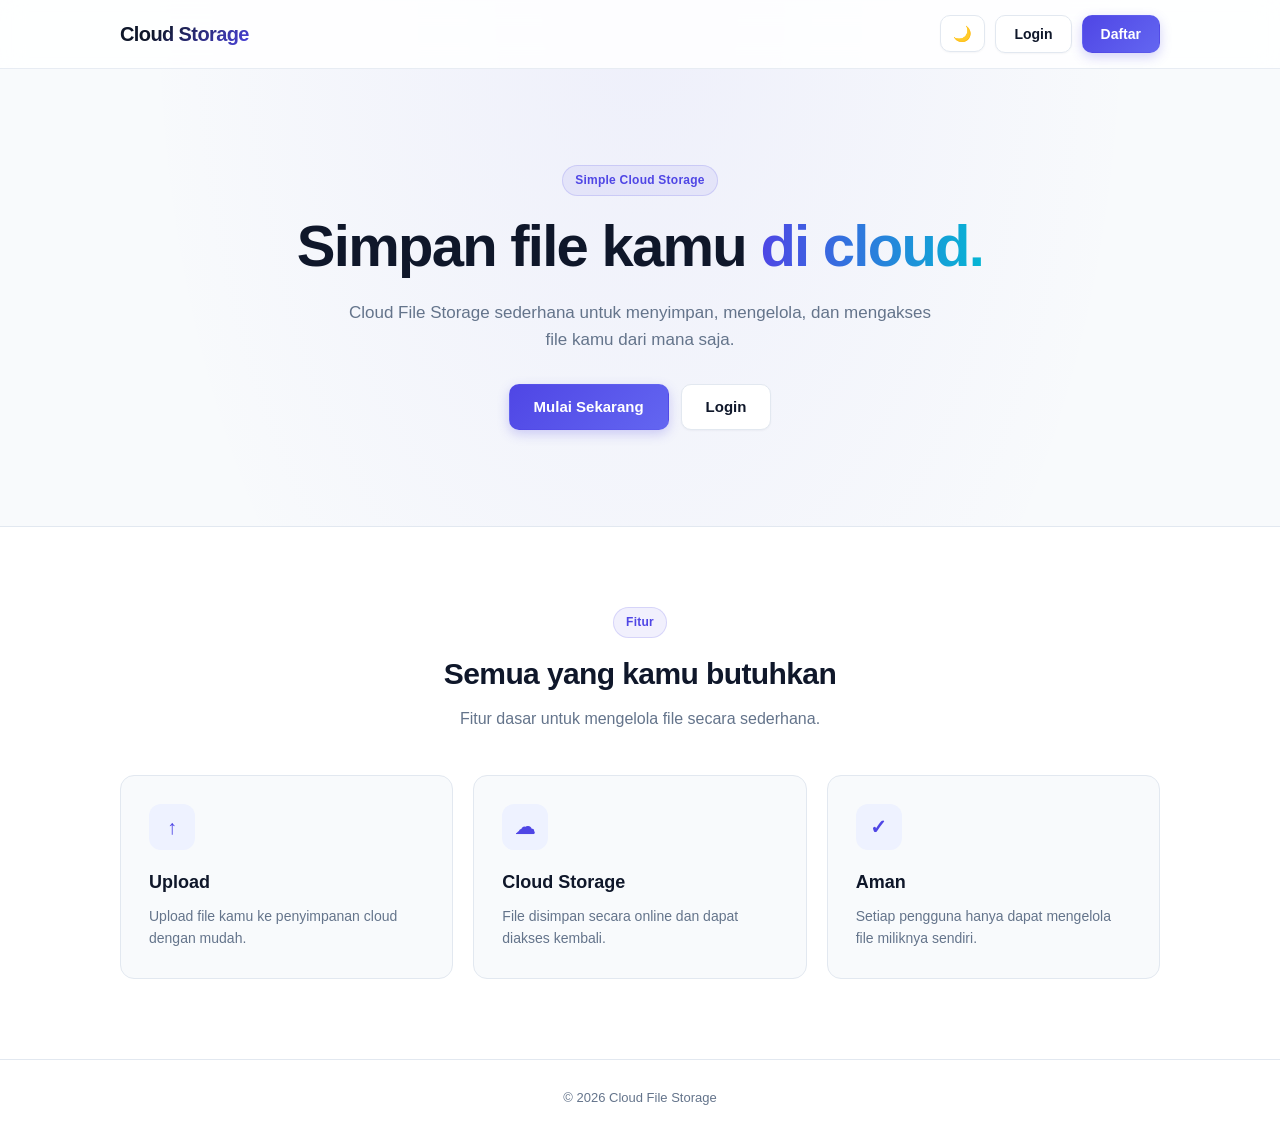
<file: index.html>
<!DOCTYPE html>
<html lang="id">
<head>
    <meta charset="UTF-8">
    <meta name="viewport" content="width=device-width, initial-scale=1.0">
    <meta name="google-site-verification" content="Z0i1XWmFOax-xjAQIHUumArBtjG56PJtRF6fUWb_oAQ" />
    <title>Cloud File Storage - Asynchronous Laboratory | stevenkaleraa</title>
    <script>
        (function () {
            const savedTheme = localStorage.getItem("theme");
            const prefersDark = window.matchMedia && window.matchMedia("(prefers-color-scheme: dark)").matches;
            document.documentElement.setAttribute("data-theme", savedTheme || (prefersDark ? "dark" : "light"));
        })();
    </script>
    <link rel="stylesheet" href="css/style.css">
</head>
<body>
    <header class="navbar">
        <div class="container navbar-content">
            <a href="index.html" class="brand">Cloud Storage</a>
            <nav>
                <button type="button" id="themeToggle" class="btn btn-outline theme-toggle" aria-label="Ubah ke mode gelap" title="Mode Gelap">🌙</button>
                <a href="login.html" class="btn btn-outline">Login</a>
                <a href="register.html" class="btn btn-primary">Daftar</a>
            </nav>
        </div>
    </header>
    <main>
        <section class="hero">
            <div class="container hero-content">
                <span class="badge">Simple Cloud Storage</span>
                <h1>Simpan file kamu <span>di cloud.</span></h1>
                <p>Cloud File Storage sederhana untuk menyimpan, mengelola, dan mengakses file kamu dari mana saja.</p>
                <div class="hero-actions">
                    <a href="register.html" class="btn btn-primary btn-large">Mulai Sekarang</a>
                    <a href="login.html" class="btn btn-outline btn-large">Login</a>
                </div>
            </div>
        </section>
        <section class="features">
            <div class="container">
                <div class="section-heading">
                    <span class="badge">Fitur</span>
                    <h2>Semua yang kamu butuhkan</h2>
                    <p>Fitur dasar untuk mengelola file secara sederhana.</p>
                </div>
                <div class="feature-grid">
                    <article class="feature-card">
                        <div class="feature-icon">↑</div>
                        <h3>Upload</h3>
                        <p>Upload file kamu ke penyimpanan cloud dengan mudah.</p>
                    </article>
                    <article class="feature-card">
                        <div class="feature-icon">☁</div>
                        <h3>Cloud Storage</h3>
                        <p>File disimpan secara online dan dapat diakses kembali.</p>
                    </article>
                    <article class="feature-card">
                        <div class="feature-icon">✓</div>
                        <h3>Aman</h3>
                        <p>Setiap pengguna hanya dapat mengelola file miliknya sendiri.</p>
                    </article>
                </div>
            </div>
        </section>
    </main>
    <footer class="footer">
        <div class="container">
            <p>© 2026 Cloud File Storage</p>
        </div>
    </footer>
    <script src="js/app.js"></script>
</body>
</html>
</file>
<file: css/style.css>
:root {
    --primary: #4f46e5;
    --primary-dark: #4338ca;
    --accent: #06b6d4;
    --background: #f8fafc;
    --surface: #ffffff;
    --surface-hover: #f8fafc;
    --text: #0f172a;
    --muted: #64748b;
    --border: #e2e8f0;
    --border-hover: #cbd5e1;
    --navbar-bg: rgba(255, 255, 255, 0.85);
    --navbar-border: rgba(226, 232, 240, 0.8);
    --body-glow: rgba(79, 70, 229, 0.06);
    --badge-bg: rgba(79, 70, 229, 0.08);
    --badge-border: rgba(79, 70, 229, 0.16);
    --icon-bg: #eef2ff;
    --input-bg: #ffffff;
    --upload-hover-bg: linear-gradient(180deg, #ffffff 0%, #f5f7ff 100%);
    --upload-icon-bg: linear-gradient(135deg, #eef2ff, #e0e7ff);
    --danger-bg: #fef2f2;
    --danger-border: #fecaca;
    --danger-text: #dc2626;
    --danger-hover-bg: #fee2e2;
    --danger-hover-border: #fca5a5;
    --radius: 14px;
}

[data-theme="dark"] {
    --primary: #6366f1;
    --primary-dark: #4f46e5;
    --accent: #22d3ee;
    --background: #0b1120;
    --surface: #111827;
    --surface-hover: #1e293b;
    --text: #f1f5f9;
    --muted: #94a3b8;
    --border: #1e293b;
    --border-hover: #334155;
    --navbar-bg: rgba(11, 17, 32, 0.85);
    --navbar-border: rgba(30, 41, 59, 0.85);
    --body-glow: rgba(99, 102, 241, 0.14);
    --badge-bg: rgba(99, 102, 241, 0.15);
    --badge-border: rgba(99, 102, 241, 0.3);
    --icon-bg: rgba(99, 102, 241, 0.16);
    --input-bg: #0f172a;
    --upload-hover-bg: linear-gradient(180deg, #111827 0%, #172036 100%);
    --upload-icon-bg: linear-gradient(135deg, rgba(99, 102, 241, 0.22), rgba(99, 102, 241, 0.12));
    --danger-bg: rgba(239, 68, 68, 0.12);
    --danger-border: rgba(239, 68, 68, 0.3);
    --danger-text: #f87171;
    --danger-hover-bg: rgba(239, 68, 68, 0.22);
    --danger-hover-border: rgba(248, 113, 113, 0.45);
    color-scheme: dark;
}

* {
    margin: 0;
    padding: 0;
    box-sizing: border-box;
}

body {
    font-family: -apple-system, BlinkMacSystemFont, "Segoe UI", Roboto, Inter, Helvetica, Arial, sans-serif;
    background-color: var(--background);
    background-image: radial-gradient(at 50% 0%, var(--body-glow) 0px, transparent 55%);
    color: var(--text);
    line-height: 1.6;
    min-height: 100vh;
    transition: background-color 0.25s ease, color 0.25s ease;
    -webkit-font-smoothing: antialiased;
}

a {
    color: inherit;
    text-decoration: none;
}

.container {
    width: 92%;
    max-width: 1040px;
    margin: 0 auto;
}

.navbar {
    background: var(--navbar-bg);
    backdrop-filter: blur(12px);
    -webkit-backdrop-filter: blur(12px);
    border-bottom: 1px solid var(--navbar-border);
    position: sticky;
    top: 0;
    z-index: 20;
    transition: background-color 0.25s ease, border-color 0.25s ease;
}

.navbar-content {
    min-height: 68px;
    display: flex;
    align-items: center;
    justify-content: space-between;
}

.brand {
    font-size: 20px;
    font-weight: 800;
    letter-spacing: -0.03em;
    background: linear-gradient(135deg, var(--text) 30%, var(--primary) 100%);
    -webkit-background-clip: text;
    -webkit-text-fill-color: transparent;
}

.navbar nav {
    display: flex;
    align-items: center;
    gap: 10px;
}

.btn {
    display: inline-flex;
    align-items: center;
    justify-content: center;
    padding: 10px 18px;
    border: 1px solid transparent;
    border-radius: 10px;
    font-family: inherit;
    font-size: 14px;
    font-weight: 600;
    line-height: 1.2;
    cursor: pointer;
    transition: all 0.2s cubic-bezier(0.16, 1, 0.3, 1);
}

.btn:active {
    transform: scale(0.97);
}

.btn-primary {
    background: linear-gradient(135deg, var(--primary), #6366f1);
    color: #ffffff;
    box-shadow: 0 4px 12px rgba(79, 70, 229, 0.25);
}

.btn-primary:hover {
    background: linear-gradient(135deg, var(--primary-dark), var(--primary));
    box-shadow: 0 6px 18px rgba(79, 70, 229, 0.35);
    transform: translateY(-1px);
}

.btn-outline {
    border-color: var(--border);
    background: var(--surface);
    color: var(--text);
    box-shadow: 0 1px 2px rgba(15, 23, 42, 0.04);
}

.btn-outline:hover {
    background: var(--surface-hover);
    border-color: var(--border-hover);
    transform: translateY(-1px);
}

.btn-danger {
    border-color: var(--danger-border);
    background: var(--danger-bg);
    color: var(--danger-text);
}

.btn-danger:hover {
    background: var(--danger-hover-bg);
    border-color: var(--danger-hover-border);
}

.btn-large {
    padding: 13px 24px;
    font-size: 15px;
}

.theme-toggle {
    padding: 10px 12px;
    min-width: 42px;
    font-size: 15px;
    line-height: 1;
}

.auth-theme-toggle {
    position: fixed;
    top: 20px;
    right: 20px;
    z-index: 20;
}

.badge {
    display: inline-flex;
    align-items: center;
    padding: 5px 12px;
    border-radius: 999px;
    background: var(--badge-bg);
    border: 1px solid var(--badge-border);
    color: var(--primary);
    font-size: 12px;
    font-weight: 700;
    letter-spacing: 0.02em;
}

@keyframes textFlow {
    0% {
        background-position: 0% 50%;
    }
    50% {
        background-position: 100% 50%;
    }
    100% {
        background-position: 0% 50%;
    }
}

@keyframes titleGlow {
    0% {
        filter: drop-shadow(0 0 8px rgba(79, 70, 229, 0.22));
    }
    100% {
        filter: drop-shadow(0 0 18px rgba(99, 102, 241, 0.55));
    }
}

.hero {
    padding: 96px 0;
}

.hero-content {
    max-width: 740px;
    text-align: center;
    margin: 0 auto;
}

.hero h1 {
    margin-top: 18px;
    font-size: clamp(34px, 6vw, 58px);
    font-weight: 800;
    letter-spacing: -0.03em;
    line-height: 1.12;
}

.hero h1 span {
    background: linear-gradient(90deg, #4f46e5, #06b6d4, #8b5cf6, #4f46e5);
    background-size: 300% 300%;
    -webkit-background-clip: text;
    -webkit-text-fill-color: transparent;
    animation: textFlow 5s ease infinite;
}

.hero p {
    max-width: 600px;
    margin: 20px auto;
    color: var(--muted);
    font-size: 17px;
}

.hero-actions {
    display: flex;
    justify-content: center;
    gap: 12px;
    margin-top: 30px;
}

.features {
    padding: 80px 0;
    background: var(--surface);
    border-top: 1px solid var(--border);
    transition: background-color 0.25s ease, border-color 0.25s ease;
}

.section-heading {
    text-align: center;
    max-width: 580px;
    margin: 0 auto 44px;
}

.section-heading h2 {
    margin: 12px 0 8px;
    font-size: 30px;
    font-weight: 700;
    letter-spacing: -0.02em;
}

.section-heading p {
    color: var(--muted);
}

.feature-grid {
    display: grid;
    grid-template-columns: repeat(3, 1fr);
    gap: 20px;
}

.feature-card {
    padding: 28px;
    border: 1px solid var(--border);
    border-radius: var(--radius);
    background: var(--background);
    transition: transform 0.2s ease, box-shadow 0.2s ease, background-color 0.25s ease, border-color 0.25s ease;
}

.feature-card:hover {
    transform: translateY(-3px);
    box-shadow: 0 12px 24px -8px rgba(15, 23, 42, 0.08);
}

.feature-icon {
    width: 46px;
    height: 46px;
    display: flex;
    align-items: center;
    justify-content: center;
    margin-bottom: 18px;
    border-radius: 12px;
    background: var(--icon-bg);
    color: var(--primary);
    font-size: 20px;
    font-weight: 700;
}

.feature-card h3 {
    margin-bottom: 8px;
    font-size: 18px;
}

.feature-card p {
    color: var(--muted);
    font-size: 14px;
}

.footer {
    padding: 28px 0;
    border-top: 1px solid var(--border);
    background: var(--surface);
    text-align: center;
    color: var(--muted);
    font-size: 13px;
    transition: background-color 0.25s ease, border-color 0.25s ease;
}

.auth-page {
    min-height: 100vh;
    display: flex;
    align-items: center;
    justify-content: center;
    padding: 24px;
}

.auth-card {
    width: 100%;
    max-width: 410px;
    padding: 36px;
    background: var(--surface);
    border: 1px solid var(--border);
    border-radius: var(--radius);
    box-shadow: 0 20px 35px -10px rgba(15, 23, 42, 0.07);
    transition: background-color 0.25s ease, border-color 0.25s ease;
}

.auth-card .brand {
    display: inline-block;
    margin-bottom: 24px;
}

.auth-card h1 {
    margin-bottom: 6px;
    font-size: 26px;
    font-weight: 700;
    letter-spacing: -0.02em;
}

.auth-card > p {
    color: var(--muted);
    font-size: 14px;
    margin-bottom: 24px;
}

.auth-card form {
    display: flex;
    flex-direction: column;
    gap: 10px;
}

.auth-card label {
    margin-top: 4px;
    font-size: 13px;
    font-weight: 600;
    color: var(--text);
}

.auth-card input {
    width: 100%;
    padding: 11px 14px;
    background: var(--input-bg);
    border: 1px solid var(--border);
    border-radius: 10px;
    font-family: inherit;
    font-size: 14px;
    color: var(--text);
    outline: none;
    transition: border-color 0.2s ease, box-shadow 0.2s ease, background-color 0.25s ease;
}

.auth-card input:focus {
    border-color: var(--primary);
    box-shadow: 0 0 0 3px rgba(79, 70, 229, 0.14);
}

.auth-card button {
    width: 100%;
    margin-top: 14px;
    padding: 12px 16px;
}

.auth-footer {
    margin-top: 24px;
    text-align: center;
    font-size: 14px;
    color: var(--muted);
}

.auth-footer a {
    color: var(--primary);
    font-weight: 600;
}

.auth-footer a:hover {
    text-decoration: underline;
}

.auth-message {
    margin-top: 14px;
    font-size: 13px;
    color: var(--muted);
    text-align: center;
}

.dashboard {
    padding: 40px 0 64px;
}

.dashboard-header {
    margin-bottom: 28px;
}

.dashboard-header h1 {
    display: block;
    width: fit-content;
    margin-top: 10px;
    font-size: 34px;
    font-weight: 800;
    letter-spacing: -0.03em;
    line-height: 1.2;
    background: linear-gradient(90deg, #4f46e5, #06b6d4, #8b5cf6, #4f46e5);
    background-size: 300% 300%;
    -webkit-background-clip: text;
    -webkit-text-fill-color: transparent;
    animation: textFlow 4.5s ease infinite, titleGlow 2.8s ease-in-out infinite alternate;
}

.dashboard-header p {
    margin-top: 4px;
    color: var(--muted);
    font-size: 15px;
}

.upload-section {
    margin-bottom: 24px;
}

.upload-card {
    padding: 38px 24px;
    background: var(--surface);
    border: 1.5px dashed var(--border-hover);
    border-radius: var(--radius);
    text-align: center;
    box-shadow: 0 4px 16px -4px rgba(15, 23, 42, 0.04);
    transition: all 0.25s ease;
}

.upload-card:hover {
    border-color: var(--primary);
    background: var(--upload-hover-bg);
    box-shadow: 0 10px 25px -5px rgba(79, 70, 229, 0.1);
}

.upload-icon {
    width: 52px;
    height: 52px;
    display: flex;
    align-items: center;
    justify-content: center;
    margin: 0 auto 14px;
    border-radius: 14px;
    background: var(--upload-icon-bg);
    color: var(--primary);
    font-size: 22px;
    font-weight: 700;
    box-shadow: 0 4px 10px rgba(79, 70, 229, 0.12);
    transition: transform 0.25s ease;
}

.upload-card:hover .upload-icon {
    transform: translateY(-3px);
}

.upload-card h2 {
    margin-bottom: 4px;
    font-size: 18px;
    font-weight: 700;
}

.upload-card p {
    color: var(--muted);
    font-size: 14px;
}

.upload-card .upload-hint {
    margin-top: 6px;
    font-size: 12px;
    color: #94a3b8;
}

.upload-card label {
    margin-top: 18px;
    padding: 11px 22px;
}

.upload-status {
    margin-top: 12px;
    min-height: 20px;
    font-size: 13px;
    font-weight: 600;
    color: var(--primary);
}

.files-section {
    padding: 24px;
    background: var(--surface);
    border: 1px solid var(--border);
    border-radius: var(--radius);
    box-shadow: 0 4px 16px -4px rgba(15, 23, 42, 0.04);
    transition: background-color 0.25s ease, border-color 0.25s ease;
}

.files-header {
    display: flex;
    align-items: center;
    justify-content: space-between;
    gap: 12px;
    margin-bottom: 18px;
    padding-bottom: 14px;
    border-bottom: 1px solid var(--border);
}

.files-header h2 {
    font-size: 18px;
    font-weight: 700;
    letter-spacing: -0.01em;
}

.file-list {
    display: flex;
    flex-direction: column;
    gap: 10px;
}

.file-item {
    display: flex;
    align-items: center;
    justify-content: space-between;
    gap: 16px;
    padding: 14px 16px;
    border: 1px solid var(--border);
    border-radius: 12px;
    background: var(--surface);
    transition: all 0.2s ease;
}

.file-item:hover {
    border-color: var(--border-hover);
    background: var(--surface-hover);
    transform: translateY(-1px);
    box-shadow: 0 4px 12px rgba(15, 23, 42, 0.04);
}

.file-info {
    display: flex;
    align-items: center;
    gap: 14px;
    min-width: 0;
    flex: 1;
}

.file-info > div:last-child {
    min-width: 0;
    flex: 1;
}

.file-icon {
    width: 44px;
    height: 44px;
    flex-shrink: 0;
    display: flex;
    align-items: center;
    justify-content: center;
    border-radius: 12px;
    background: var(--icon-bg);
    font-size: 19px;
}

.file-info strong {
    display: block;
    font-size: 14px;
    font-weight: 600;
    color: var(--text);
    overflow: hidden;
    text-overflow: ellipsis;
    white-space: nowrap;
}

.file-info small {
    display: block;
    margin-top: 2px;
    color: var(--muted);
    font-size: 12px;
}

.file-actions {
    display: flex;
    gap: 8px;
    flex-shrink: 0;
}

.empty-state {
    display: flex;
    flex-direction: column;
    align-items: center;
    justify-content: center;
    padding: 44px 20px;
    color: var(--muted);
    text-align: center;
}

.empty-state .file-icon {
    margin-bottom: 12px;
    width: 50px;
    height: 50px;
    font-size: 22px;
}

.empty-state strong {
    display: block;
    margin-bottom: 4px;
    font-size: 15px;
    color: var(--text);
}

.empty-state p {
    font-size: 13px;
    max-width: 440px;
    text-wrap: balance;
}

@media (max-width: 700px) {
    .navbar-content {
        min-height: 60px;
    }

    .hero {
        padding: 64px 0;
    }

    .hero p {
        font-size: 15px;
    }

    .hero-actions {
        flex-direction: column;
    }

    .hero-actions .btn {
        width: 100%;
    }

    .feature-grid {
        grid-template-columns: 1fr;
    }

    .auth-page {
        padding: 16px;
    }

    .auth-card {
        padding: 26px 22px;
    }

    .dashboard {
        padding: 24px 0 48px;
    }

    .dashboard-header {
        margin-bottom: 20px;
    }

    .dashboard-header h1 {
        font-size: 28px;
    }

    .upload-card {
        padding: 28px 18px;
    }

    .files-section {
        padding: 18px;
    }

    .file-item {
        flex-direction: column;
        align-items: stretch;
        gap: 12px;
        padding: 14px;
    }

    .file-actions {
        width: 100%;
        padding-top: 10px;
        border-top: 1px solid var(--border);
    }

    .file-actions .btn {
        flex: 1;
    }
}
</file>
